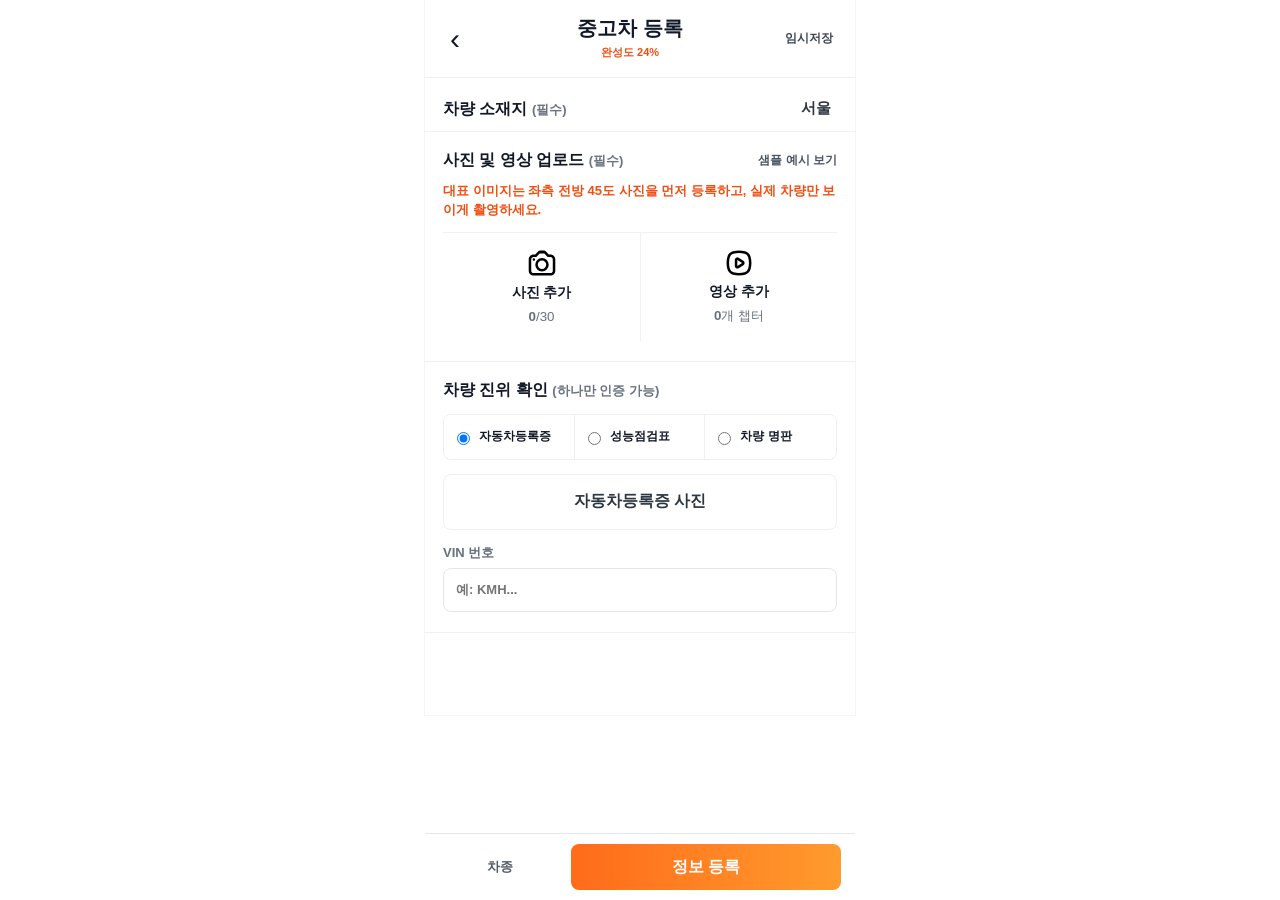
<file: index.html>
<!doctype html>
<html lang="ko">
  <head>
    <meta charset="UTF-8" />
    <meta name="viewport" content="width=device-width, initial-scale=1, viewport-fit=cover" />
    <meta
      name="description"
      content="보배드림 중고차 매물 등록용 모바일 숏폼 촬영 업로더 데모"
    />
    <title>보배드림 숏폼 촬영 업로더</title>
    <link rel="icon" href="data:," />
    <link rel="stylesheet" href="./styles.css" />
  </head>
  <body>
    <div class="app-shell">
      <header class="topbar original-topbar">
        <button class="icon-button" type="button" aria-label="뒤로가기">
          <span aria-hidden="true">‹</span>
        </button>
        <div class="title-stack">
          <h1>중고차 등록</h1>
          <p class="title-progress">완성도 <span id="completionRate">24</span>%</p>
        </div>
        <button class="draft-link" type="button" id="draftShortcut" aria-label="임시저장함">임시저장</button>
        <button type="button" id="resetDemo" hidden>초기화</button>
      </header>

      <main>
        <span id="progressFill" hidden></span>
        <span id="missingSummary" hidden></span>

        <section class="form-section original-field" aria-labelledby="cityTitle">
          <div class="section-title-row">
            <h2 id="cityTitle">차량 소재지 <small>(필수)</small></h2>
            <button class="field-value" type="button">서울</button>
          </div>
        </section>

        <section class="form-section upload-entry" aria-labelledby="uploadTitle">
          <div class="section-title-row">
            <h2 id="uploadTitle">사진 및 영상 업로드 <small>(필수)</small></h2>
            <button class="text-link" type="button" id="openRules">샘플 예시 보기</button>
          </div>
          <p class="guide-copy">대표 이미지는 좌측 전방 45도 사진을 먼저 등록하고, 실제 차량만 보이게 촬영하세요.</p>

          <div class="entry-actions">
            <button class="entry-card" type="button" data-open-capture="photo">
              <img src="./assets/camera.svg" alt="" />
              <span>사진 추가</span>
              <small><b id="photoCount">0</b>/30</small>
            </button>
            <button class="entry-card" type="button" data-open-capture="video">
              <img src="./assets/video.svg" alt="" />
              <span>영상 추가</span>
              <small><b id="videoCount">0</b>개 챕터</small>
            </button>
          </div>
        </section>

        <section class="form-section media-management" id="photoManagement" aria-labelledby="photoTemplateTitle" hidden>
          <div class="section-title-row">
            <div>
              <p class="eyebrow">등록 관리</p>
              <h2 id="photoTemplateTitle">등록된 사진</h2>
            </div>
            <span class="counter-pill" id="requiredPhotoCounter">0/30</span>
          </div>
          <div class="slot-grid" id="photoSlots"></div>
        </section>

        <section class="form-section media-management" id="videoManagement" aria-labelledby="videoTemplateTitle" hidden>
          <div class="section-title-row">
            <div>
              <p class="eyebrow">등록 관리</p>
              <h2 id="videoTemplateTitle">등록된 영상</h2>
            </div>
            <span class="counter-pill" id="videoChapterCounter">0개</span>
          </div>
          <div class="chapter-list" id="videoChapters"></div>
        </section>

        <section class="viewer-section" id="viewerSection" aria-labelledby="viewerTitle" hidden>
          <div class="section-title-row viewer-heading">
            <div>
              <p class="eyebrow">시청자 화면</p>
              <h2 id="viewerTitle">Cars24 스타일 챕터 뷰어</h2>
            </div>
            <button class="ghost-button" type="button" id="toggleMute">음소거</button>
          </div>

          <div class="viewer-layout">
            <div class="phone-viewer">
              <div class="viewer-video-wrap" id="viewerStage">
                <video id="viewerVideo" playsinline controls muted></video>
                <div class="viewer-placeholder" id="viewerPlaceholder">
                  <span class="play-dot"></span>
                  <strong>촬영된 챕터가 여기에 표시됩니다.</strong>
                  <small>아래 챕터를 눌러 확인하거나 새 영상을 등록하세요.</small>
                </div>
                <button class="floating-like" type="button" aria-label="찜">♡</button>
              </div>
              <nav class="viewer-tabs" id="viewerTabs" aria-label="영상 챕터"></nav>
            </div>

            <aside class="price-card">
              <span class="sale-strip">실매물 검수 데모</span>
              <h3>2020 현대 팰리세이드</h3>
              <p>캘리그래피 · 84,210 km · 자동 · 디젤</p>
              <dl>
                <div>
                  <dt>차량 가격</dt>
                  <dd>3,450만원</dd>
                </div>
                <div>
                  <dt>대표 이미지</dt>
                  <dd id="coverLabel">미지정</dd>
                </div>
              </dl>
              <button class="primary-button" type="button" data-open-capture="video">영상 보강</button>
            </aside>
          </div>
        </section>

        <section class="form-section verification-card" aria-labelledby="verifyTitle">
          <h2 id="verifyTitle">차량 진위 확인 <small>(하나만 인증 가능)</small></h2>
          <div class="radio-row" aria-label="진위 확인 방식">
            <label><input type="radio" name="verify" checked /> 자동차등록증</label>
            <label><input type="radio" name="verify" /> 성능점검표</label>
            <label><input type="radio" name="verify" /> 차량 명판</label>
          </div>
          <button class="document-upload" type="button" data-open-capture="photo">자동차등록증 사진</button>
          <label class="vin-field">
            <span>VIN 번호</span>
            <input type="text" placeholder="예: KMH..." />
          </label>
        </section>
      </main>

      <footer class="sticky-actions">
        <button class="secondary-button model-button" type="button" id="saveDraft">차종</button>
        <button class="primary-button" type="button" id="submitDemo">정보 등록</button>
      </footer>
    </div>

    <div class="capture-overlay" id="captureOverlay" aria-hidden="true">
      <div class="capture-screen" role="dialog" aria-modal="true" aria-labelledby="captureTitle">
        <div class="capture-top">
          <button class="capture-close" type="button" id="closeCapture" aria-label="닫기">×</button>
          <h2 id="captureTitle">사진 촬영</h2>
          <button class="flash-button" type="button" aria-label="플래시">ϟ</button>
        </div>

        <div class="target-pill" id="targetPill">좌측 전방 45도</div>

        <div class="camera-stage">
          <video id="cameraPreview" playsinline muted></video>
          <div class="camera-fallback" id="cameraFallback">
            <div class="focus-box"></div>
            <span id="cameraInstruction">차량 전체와 전면부가 함께 보이게 맞추세요.</span>
          </div>
          <div class="album-panel" id="albumPanel" aria-live="polite"></div>
        </div>

        <div class="capture-bottom">
          <div class="section-carousel" id="captureCarousel"></div>

          <div class="capture-tools">
            <button class="small-tool" type="button" id="plateMask">번호판 가림</button>
            <button class="capture-button" type="button" id="captureButton" aria-label="촬영"></button>
            <div class="count-done">
              <span id="captureCounter">0/30</span>
              <button class="done-button" type="button" id="doneCapture">완료</button>
            </div>
          </div>

          <div class="capture-tabs">
            <button class="capture-tab is-active" type="button" id="cameraTab">촬영</button>
            <button class="capture-tab" type="button" id="albumTab">앨범</button>
            <button class="capture-tab" type="button" id="liveCamera" hidden>미리보기</button>
          </div>
        </div>
      </div>
    </div>

    <dialog id="rulesDialog" class="rules-dialog">
      <h2>촬영 규칙</h2>
      <p>58닷컴 등록 화면에서 확인한 흐름을 기준으로, 필수 각도와 챕터를 빠짐없이 촬영합니다.</p>
      <ul>
        <li>좌측 전방 45도 사진을 대표 이미지로 먼저 등록합니다.</li>
        <li>번호판 가림은 촬영 도구에서 켜고 끌 수 있어야 합니다.</li>
        <li>영상은 자유형 1개 또는 챕터별 영상으로 등록할 수 있습니다.</li>
        <li>서버 업로드는 데모 범위에서 제외하고 브라우저 저장소에 임시저장합니다.</li>
      </ul>
      <button class="primary-button" type="button" id="closeRules">확인</button>
    </dialog>

    <input id="photoCameraInput" type="file" accept="image/*" capture="environment" hidden />
    <input id="photoAlbumInput" type="file" accept="image/*" multiple hidden />
    <input id="videoCameraInput" type="file" accept="video/*" capture="environment" hidden />
    <input id="videoAlbumInput" type="file" accept="video/*" hidden />

    <div class="toast" id="toast" role="status" aria-live="polite"></div>

    <script src="./app.js"></script>
  </body>
</html>
</file>
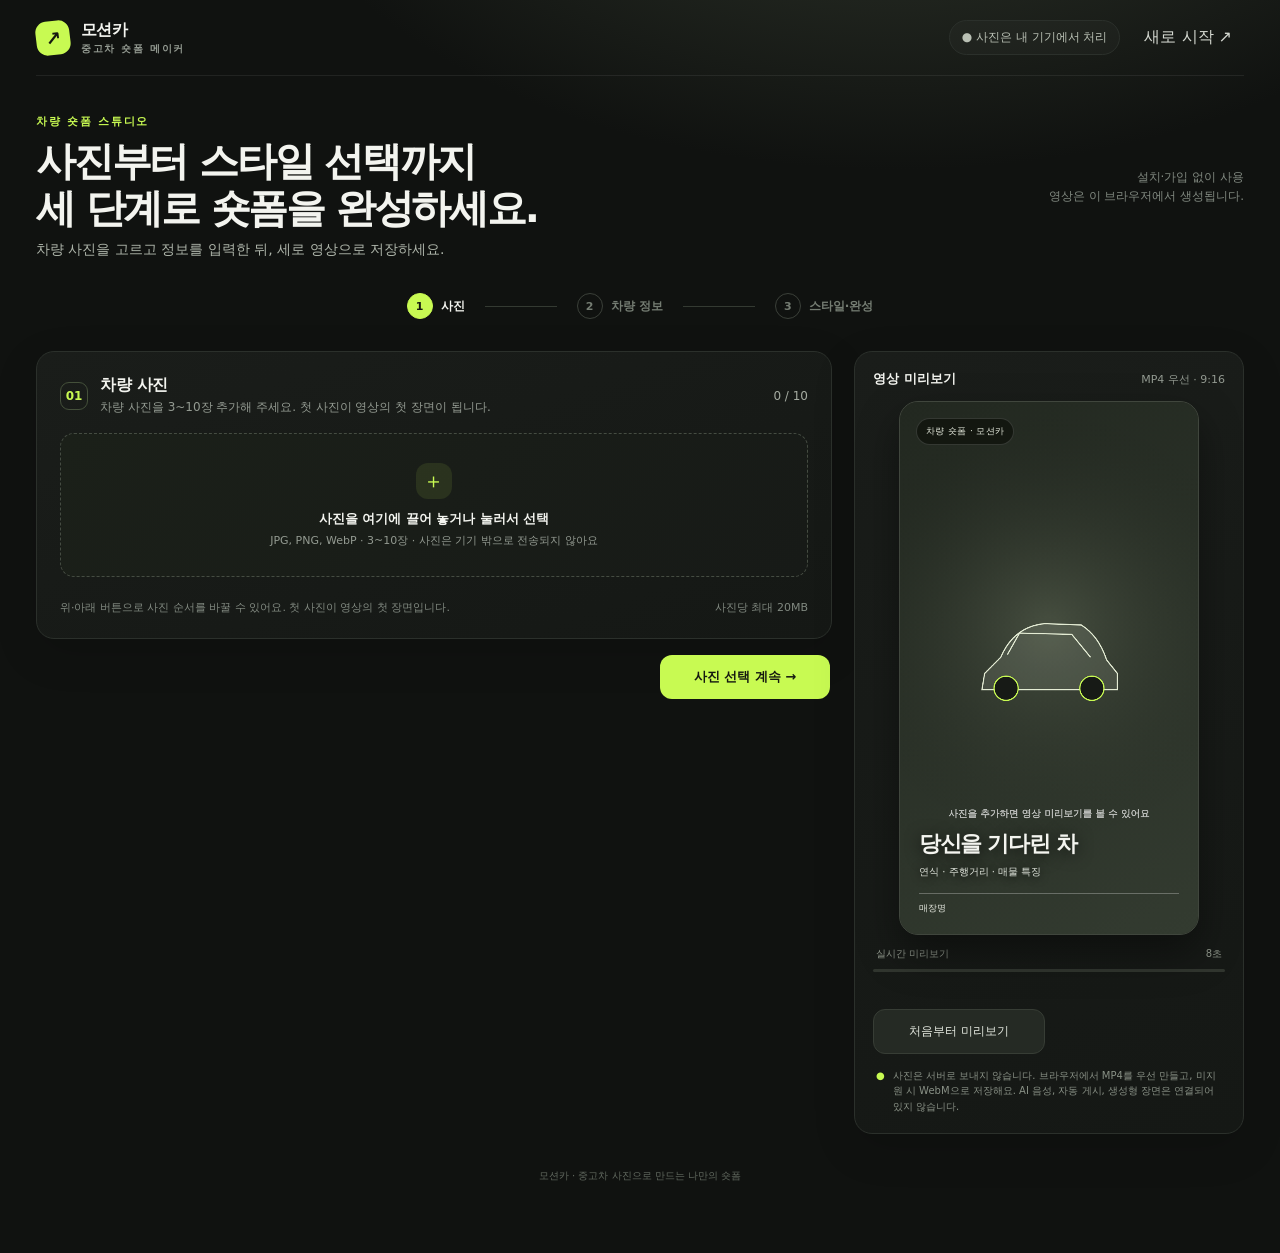
<file: reel-maker/index.html>
<!doctype html>
<html lang="ko">
<head>
  <meta charset="utf-8">
  <meta name="viewport" content="width=device-width,initial-scale=1">
  <meta name="theme-color" content="#101210">
  <meta name="description" content="중고차 사진을 세로형 숏폼 영상으로 만들어 보세요. 사진은 브라우저에서 처리됩니다.">
  <title>모션카 — 중고차 숏폼 메이커</title>
  <style>
    :root{color-scheme:dark;--bg:#101210;--panel:#171a17;--panel2:#1d211d;--line:#2b302b;--muted:#939a91;--text:#f3f4ef;--lime:#c8fa52;--lime-dark:#a6d735;--orange:#ffb35a;--danger:#ff786f;--radius:18px;font-family:Inter,Pretendard,"Apple SD Gothic Neo","Noto Sans KR",system-ui,sans-serif}
    *{box-sizing:border-box}[hidden]{display:none!important}body{margin:0;background:radial-gradient(1000px 600px at 70% -220px,#32392e 0%,transparent 65%),var(--bg);color:var(--text);min-height:100vh}button,input,select,textarea{font:inherit}button{cursor:pointer}button:focus-visible,input:focus-visible,select:focus-visible,textarea:focus-visible{outline:2px solid var(--lime);outline-offset:2px}.shell{max-width:1320px;margin:auto;padding:0 36px 70px}.topbar{height:76px;display:flex;align-items:center;justify-content:space-between;border-bottom:1px solid #ffffff12}.brand{display:flex;align-items:center;gap:11px;font-weight:800;letter-spacing:-.04em}.brand-mark{width:34px;height:34px;border-radius:11px;background:var(--lime);color:#161910;display:grid;place-items:center;font-size:19px;transform:rotate(-7deg)}.brand small{display:block;color:var(--muted);font-size:10px;letter-spacing:.17em;text-transform:uppercase;margin-top:1px}.top-actions{display:flex;align-items:center;gap:12px}.local-pill{border:1px solid var(--line);background:#ffffff06;border-radius:99px;padding:8px 12px;color:#b9c0b4;font-size:12px}.icon-button,.quiet-button,.primary-button,.upload-button,.remove-button,.mini-button{border:0}.quiet-button{background:transparent;color:#d4d8d0;padding:10px 12px}.page-head{display:flex;justify-content:space-between;align-items:end;gap:20px;padding:38px 0 26px}.eyebrow{color:var(--lime);font-weight:750;font-size:11px;letter-spacing:.16em;text-transform:uppercase}.page-head h1{font-size:clamp(27px,4vw,40px);line-height:1.18;letter-spacing:-.055em;margin:9px 0 9px}.page-head p{margin:0;color:#aeb5aa;font-size:14px}.credit-note{align-self:center;text-align:right;color:#818980;font-size:12px;line-height:1.6}.workspace{display:grid;grid-template-columns:minmax(0,1fr) 390px;gap:22px;align-items:start}.form-column{display:grid;gap:16px}.panel{background:linear-gradient(160deg,#1a1d1a,#151815);border:1px solid var(--line);border-radius:var(--radius);padding:23px;box-shadow:0 14px 44px #0002}.section-head{display:flex;align-items:center;gap:12px;margin-bottom:17px}.step{width:28px;height:28px;border:1px solid #44503a;border-radius:9px;display:grid;place-items:center;color:var(--lime);font-weight:800;font-size:12px}.section-head h2{font-size:16px;margin:0;letter-spacing:-.02em}.section-head p{margin:3px 0 0;color:var(--muted);font-size:12px}.section-head .count{margin-left:auto;font-size:12px;color:#a5aba1}.dropzone{position:relative;border:1px dashed #454c42;border-radius:14px;background:linear-gradient(135deg,#1b2019,#171a17);min-height:144px;display:flex;align-items:center;justify-content:center;text-align:center;padding:20px;transition:.18s}.dropzone:hover,.dropzone.dragging{border-color:var(--lime);background:#c8fa520a}.upload-icon{width:36px;height:36px;border-radius:12px;background:#c8fa5218;color:var(--lime);display:grid;place-items:center;font-size:21px;margin:0 auto 9px}.dropzone strong{font-size:13px}.dropzone span{display:block;color:var(--muted);font-size:11px;margin-top:5px}.upload-button{position:absolute;inset:0;width:100%;height:100%;opacity:0;cursor:pointer}.photo-grid{display:grid;grid-template-columns:repeat(5,minmax(0,1fr));gap:9px;margin-top:12px}.photo-card{position:relative;aspect-ratio:1;border-radius:12px;overflow:hidden;border:1px solid #ffffff18;background:#262a25}.photo-card img{width:100%;height:100%;object-fit:cover;display:block} .photo-index{position:absolute;left:7px;top:7px;background:#0b0d0bbd;border:1px solid #ffffff25;border-radius:7px;padding:3px 6px;font-size:10px}.photo-order{position:absolute;left:6px;right:6px;bottom:6px;display:flex;justify-content:space-between}.photo-order button{border:1px solid #ffffff2c;border-radius:7px;background:#0b0d0bcf;color:#fff;width:25px;height:23px}.photo-order button:disabled{opacity:.35}.remove-button{position:absolute;right:6px;top:6px;background:#0b0d0bce;color:#fff;border:1px solid #ffffff25;border-radius:7px;width:24px;height:24px;font-size:13px}.photo-foot{display:flex;justify-content:space-between;gap:10px;color:#818980;font-size:11px;margin-top:11px}.form-grid{display:grid;grid-template-columns:1fr 1fr;gap:13px}.field{display:grid;gap:7px}.field.full{grid-column:1/-1}.field label{font-size:12px;color:#b6bdb2}.field input,.field select,.field textarea{width:100%;border:1px solid #353b34;border-radius:10px;background:#111411;color:var(--text);padding:11px 12px;min-height:42px}.field input::placeholder,.field textarea::placeholder{color:#697068}.field textarea{resize:vertical;min-height:74px}.field-hint{font-size:10px;color:#747c72;margin-top:-3px}.style-grid{display:grid;grid-template-columns:repeat(3,minmax(0,1fr));gap:9px}.style-card{position:relative;display:flex;align-items:center;gap:10px;text-align:left;color:#dce0d8;background:#141714;border:1px solid #30362e;border-radius:12px;padding:11px 10px;min-height:62px;transition:.15s}.style-card:hover{border-color:#656e5e}.style-card.active{border-color:var(--lime);background:#c8fa520d;box-shadow:0 0 0 1px #c8fa522e inset}.style-glyph{width:32px;height:32px;border-radius:10px;display:grid;place-items:center;background:linear-gradient(145deg,#3a4730,#20261d);font-size:17px;flex:none}.style-card b{font-size:12px;display:block}.style-card small{font-size:10px;color:#8e968a;display:block;margin-top:3px}.style-card .check{position:absolute;right:8px;top:7px;color:var(--lime);font-size:12px;display:none}.style-card.active .check{display:block}.option-row{display:flex;gap:8px}.option-button{flex:1;border:1px solid #353b34;border-radius:10px;background:#111411;color:#b9c0b5;padding:10px 8px;font-size:12px;transition:.15s}.option-button.active{border-color:var(--lime);color:var(--lime);background:#c8fa520c}.sub-label{font-size:11px;color:#9fa69b;margin:17px 0 8px}.sub-label:first-child{margin-top:0}.checkrow{display:flex;align-items:center;gap:9px;color:#c4cbc0;font-size:12px;margin-top:14px}.checkrow input{accent-color:var(--lime);width:15px;height:15px}.preview-column{position:sticky;top:18px}.preview-panel{padding:18px}.preview-top{display:flex;align-items:center;justify-content:space-between;margin-bottom:13px}.preview-top b{font-size:13px}.preview-top span{color:#939a91;font-size:11px}.preview-wrap{position:relative;width:min(100%,300px);margin:0 auto;aspect-ratio:9/16;border-radius:19px;overflow:hidden;background:#252921;border:1px solid #40463d;box-shadow:0 18px 42px #0006}.preview-wrap canvas{width:100%;height:100%;display:block}#finalVideo{position:absolute;inset:0;width:100%;height:100%;object-fit:contain;background:#000}.preview-overlay{position:absolute;inset:0;pointer-events:none;display:flex;flex-direction:column;justify-content:space-between;padding:16px}.preview-badge{align-self:flex-start;background:#10130dcc;border:1px solid #ffffff24;border-radius:99px;padding:6px 9px;font-size:9px;letter-spacing:.04em;color:#e4e9dc}.preview-footer{padding:0 3px 3px}.preview-hook{font-size:22px;font-weight:850;letter-spacing:-.06em;line-height:1.15;text-shadow:0 2px 16px #000b;max-width:95%}.preview-meta{margin-top:8px;font-size:10px;color:#e1e6dd;text-shadow:0 1px 10px #000}.preview-price{margin-top:7px;color:var(--lime);font-weight:850;font-size:16px;text-shadow:0 1px 10px #000}.preview-dealer{margin-top:14px;border-top:1px solid #ffffff45;padding-top:8px;font-size:9px;color:#e6e9e0;display:flex;justify-content:space-between}.preview-caption{display:flex;justify-content:space-between;align-items:center;color:#8f968b;font-size:10px;padding:12px 3px 0}.render-progress{height:3px;background:#31362f;border-radius:99px;margin-top:8px;overflow:hidden}.render-progress i{display:block;width:0;height:100%;background:var(--lime);transition:width .2s}.preview-controls{display:grid;grid-template-columns:1fr 1fr;gap:9px;margin-top:15px}.primary-button{background:var(--lime);color:#141810;font-weight:850;border-radius:12px;padding:13px 15px;font-size:13px;transition:transform .15s,background .15s}.primary-button:hover{background:#d5ff72;transform:translateY(-1px)}.primary-button:disabled{opacity:.55;cursor:wait;transform:none}.secondary-button{background:#252a24;color:#e4e8df;border:1px solid #373d35;border-radius:12px;padding:13px 12px;font-size:12px}.privacy-note{display:flex;gap:8px;align-items:flex-start;color:#899186;font-size:10px;line-height:1.55;padding:14px 3px 1px}.privacy-note i{color:var(--lime);font-style:normal}.toast{position:fixed;left:50%;bottom:24px;transform:translate(-50%,20px);opacity:0;pointer-events:none;background:#252a23;border:1px solid #59634d;color:#edf1e7;border-radius:12px;padding:11px 15px;font-size:12px;box-shadow:0 8px 28px #0007;transition:.2s;z-index:5}.toast.show{opacity:1;transform:translate(-50%,0)}.progress-label{color:#a6b09e;font-size:10px;margin-top:7px;min-height:15px}.wizard-stepper{display:flex;align-items:center;justify-content:center;gap:10px;padding:0 0 24px}.wizard-step{display:flex;align-items:center;gap:8px;background:none;border:0;color:#747c72;font-size:12px;font-weight:650;padding:8px 10px}.wizard-step span{white-space:nowrap}.wizard-step .wizard-num{width:26px;height:26px;border:1px solid #3b4039;border-radius:50%;display:grid;place-items:center;font-size:11px}.wizard-step.active{color:#f3f4ef}.wizard-step.active .wizard-num{background:var(--lime);border-color:var(--lime);color:#141810}.wizard-step.done .wizard-num{border-color:#829d4c;color:var(--lime)}.wizard-line{height:1px;width:min(9vw,72px);background:#343a32}.wizard-nav{display:flex;justify-content:space-between;gap:12px;padding:0 2px}.wizard-nav .primary-button{min-width:170px}.wizard-back{background:transparent;border:1px solid var(--line);border-radius:12px;color:#d3d8ce;padding:12px 18px;font-size:13px}.wizard-nav .spacer{flex:1}.footer-note{text-align:center;color:#626a60;font-size:10px;margin-top:35px}
    @media(max-width:980px){.workspace{grid-template-columns:minmax(0,1fr) 330px;gap:14px}.shell{padding-left:22px;padding-right:22px}.panel{padding:19px}.style-grid{grid-template-columns:repeat(2,minmax(0,1fr))}.photo-grid{grid-template-columns:repeat(4,minmax(0,1fr))}}
    @media(max-width:760px){.shell{padding:0 14px 45px}.topbar{height:62px}.local-pill{font-size:10px}.quiet-button{font-size:12px}.page-head{padding:27px 0 20px;align-items:start}.credit-note{display:none}.workspace{grid-template-columns:1fr}.preview-column{position:relative;top:auto;grid-row:1}.preview-panel{padding:14px}.preview-wrap{width:min(58vw,250px)}.preview-controls{grid-template-columns:1fr 1fr}.form-column{grid-row:2}.panel{padding:18px}.photo-grid{grid-template-columns:repeat(4,minmax(0,1fr))}}
    @media(max-width:440px){.page-head h1{font-size:27px}.section-head{margin-bottom:14px}.form-grid{gap:10px}.style-grid{gap:7px}.style-card{padding:9px 8px;gap:7px}.style-glyph{width:28px;height:28px}.photo-grid{grid-template-columns:repeat(3,minmax(0,1fr))}.preview-wrap{width:min(65vw,230px)}}
  </style>
</head>
<body>
  <div class="shell">
    <header class="topbar">
      <div class="brand"><div class="brand-mark" aria-hidden="true">↗</div><div>모션카<small>중고차 숏폼 메이커</small></div></div>
      <div class="top-actions"><span class="local-pill">● 사진은 내 기기에서 처리</span><button class="quiet-button" id="resetBtn" type="button">새로 시작 ↗</button></div>
    </header>
    <main>
      <div class="page-head"><div><div class="eyebrow">차량 숏폼 스튜디오</div><h1>사진부터 스타일 선택까지<br>세 단계로 숏폼을 완성하세요.</h1><p>차량 사진을 고르고 정보를 입력한 뒤, 세로 영상으로 저장하세요.</p></div><div class="credit-note">설치·가입 없이 사용<br>영상은 이 브라우저에서 생성됩니다.</div></div>
      <div class="wizard-stepper" id="wizardStepper" aria-label="제작 단계"><button class="wizard-step active" type="button" data-wizard-step="0"><span class="wizard-num">1</span><span>사진</span></button><i class="wizard-line"></i><button class="wizard-step" type="button" data-wizard-step="1"><span class="wizard-num">2</span><span>차량 정보</span></button><i class="wizard-line"></i><button class="wizard-step" type="button" data-wizard-step="2"><span class="wizard-num">3</span><span>스타일·완성</span></button></div><div class="workspace">
        <div class="form-column">
          <section class="panel" id="photosPanel" aria-labelledby="photosTitle">
            <div class="section-head"><span class="step">01</span><div><h2 id="photosTitle">차량 사진</h2><p>차량 사진을 3~10장 추가해 주세요. 첫 사진이 영상의 첫 장면이 됩니다.</p></div><span class="count" id="photoCount">0 / 10</span></div>
            <div class="dropzone" id="dropzone"><div><div class="upload-icon">＋</div><strong>사진을 여기에 끌어 놓거나 눌러서 선택</strong><span>JPG, PNG, WebP · 3~10장 · 사진은 기기 밖으로 전송되지 않아요</span></div><input class="upload-button" id="photoInput" type="file" accept="image/jpeg,image/png,image/webp" multiple aria-label="차량 사진 선택"></div>
            <div class="photo-grid" id="photoGrid" aria-live="polite"></div>
            <div class="photo-foot"><span>위·아래 버튼으로 사진 순서를 바꿀 수 있어요. 첫 사진이 영상의 첫 장면입니다.</span><span>사진당 최대 20MB</span></div>
          </section>
          <section class="panel" id="settingsPanel" aria-labelledby="settingsTitle">
            <div class="section-head"><span class="step">03</span><div><h2 id="settingsTitle">스타일과 마무리</h2><p>차량에 맞는 분위기와 영상 끝 카드를 고르세요.</p></div></div>
            <div class="style-grid" id="styleGrid">
              <button class="style-card active" data-style="studio" type="button"><span class="style-glyph">◉</span><span><b>스튜디오</b><small>깔끔하고 선명하게</small></span><span class="check">✓</span></button>
              <button class="style-card" data-style="golden" type="button"><span class="style-glyph">☼</span><span><b>골든아워</b><small>따뜻한 노을 느낌</small></span><span class="check">✓</span></button>
              <button class="style-card" data-style="night" type="button"><span class="style-glyph">☾</span><span><b>시티 나이트</b><small>도시의 세련된 밤</small></span><span class="check">✓</span></button>
              
            </div>
            <div class="sub-label">화면 비율</div><div class="option-row" id="ratioOptions"><button class="option-button active" data-value="9:16" type="button">세로 9:16</button><button class="option-button" data-value="4:5" type="button">피드 4:5</button><button class="option-button" data-value="1:1" type="button">정사각 1:1</button><button class="option-button" data-value="16:9" type="button">가로 16:9</button></div>
            <div class="sub-label">영상 길이</div><div class="option-row" id="durationOptions"><button class="option-button active" data-value="8" type="button">8초</button><button class="option-button" data-value="12" type="button">12초</button><button class="option-button" data-value="20" type="button">20초</button></div>
            <label class="checkrow"><input id="endCard" type="checkbox" checked> 마지막에 매장 정보 카드 넣기</label>
          </section>
          <section class="panel" id="detailsPanel" aria-labelledby="detailsTitle">
            <div class="section-head"><span class="step">02</span><div><h2 id="detailsTitle">차량 정보와 문구</h2><p>차량의 핵심 정보를 입력하고 영상에 표시할 문구를 정하세요.</p></div></div>
            <div class="form-grid">
              <div class="field full"><label for="carName">차량명</label><input id="carName" maxlength="48" placeholder="예: 현대 아반떼 1.6 인스퍼레이션"></div>
              <div class="field"><label for="year">연식</label><input id="year" inputmode="numeric" maxlength="4" placeholder="2022"></div>
              <div class="field"><label for="mileage">주행거리</label><input id="mileage" inputmode="numeric" placeholder="34,000 km"></div>
              <div class="field"><label for="price">판매 가격</label><input id="price" placeholder="2,350만 원"></div>
              <div class="field"><label for="stock">매물 번호</label><input id="stock" maxlength="24" placeholder="예: A-24018"></div>
              <div class="field full"><label for="hook">첫 화면 문구</label><input id="hook" maxlength="42" placeholder="예: 지금 만나볼 특별한 아반떼"></div>
              <div class="field"><label for="dealer">매장명</label><input id="dealer" maxlength="32" placeholder="매장명을 입력하세요"></div>
              <div class="field"><label for="phone">연락처</label><input id="phone" inputmode="tel" maxlength="24" placeholder="010-1234-5678"></div>
              <div class="field full"><label for="extra">추가 문구 <span style="color:#7f877c">(선택)</span></label><textarea id="extra" maxlength="80" placeholder="무사고 · 1인 소유 · 정비 완료 등"></textarea><span class="field-hint">확인된 정보만 입력해 주세요. 가격·주행거리는 직접 입력한 값 그대로 표시됩니다.</span></div>
            </div>
          </section>
          <div class="wizard-nav" id="wizardActions"><button class="wizard-back" id="backStep" type="button" hidden>← 이전</button><span class="spacer"></span><button class="primary-button" id="nextStep" type="button">사진 선택 계속 →</button></div>
        </div>
        <aside class="preview-column">
          <section class="panel preview-panel" aria-label="영상 미리보기">
            <div class="preview-top"><b>영상 미리보기</b><span id="previewRatio">MP4 우선 · 9:16</span></div>
            <div class="preview-wrap" id="previewWrap"><canvas id="previewCanvas" aria-label="차량 영상 미리보기"></canvas><video id="finalVideo" controls playsinline hidden></video><div class="preview-overlay" id="previewOverlay"><span class="preview-badge">차량 숏폼 · 모션카</span><div class="preview-footer"><div class="preview-hook" id="previewHook">당신을 기다린 차</div><div class="preview-meta" id="previewMeta">차량 사진을 추가하면<br>미리보기가 시작돼요.</div><div class="preview-price" id="previewPrice"></div><div class="preview-dealer"><span id="previewDealer">매장명</span><span id="previewPhone"></span></div></div></div></div>
            <div class="preview-caption"><span id="previewState">미리보기 준비 완료</span><span id="previewDuration">8초</span></div><div class="render-progress"><i id="progressBar"></i></div><div class="progress-label" id="progressLabel" aria-live="polite"></div>
            <div class="preview-controls"><button class="primary-button" id="createBtn" type="button" hidden>MP4 영상 만들기 ↓</button><button class="secondary-button" id="previewBtn" type="button">처음부터 미리보기</button></div>
            <div class="privacy-note"><i>●</i><span>사진은 서버로 보내지 않습니다. 브라우저에서 MP4를 우선 만들고, 미지원 시 WebM으로 저장해요. AI 음성, 자동 게시, 생성형 장면은 연결되어 있지 않습니다.</span></div>
          </section>
        </aside>
      </div>
    </main>
    <div class="footer-note">모션카 · 중고차 사진으로 만드는 나만의 숏폼</div>
  </div>
  <div class="toast" id="toast" role="status" aria-live="polite"></div>
  <script>
  (()=>{
    const MAX_FILES=10,MIN_FILES=3,MAX_SIZE=20*1024*1024;
    const state={photos:[],style:'studio',ratio:'9:16',duration:8,rendering:false,raf:0,startedAt:performance.now()};
    const $=s=>document.querySelector(s), canvas=$('#previewCanvas'),ctx=canvas.getContext('2d',{alpha:false});
    const themes={studio:{top:'#222820',bottom:'#333b30',glow:'#d6e4bb'},golden:{top:'#45301f',bottom:'#8b5732',glow:'#ffd089'},night:{top:'#111728',bottom:'#252f47',glow:'#97baff'},sport:{top:'#251e20',bottom:'#542e2e',glow:'#ff8274'},nature:{top:'#172c28',bottom:'#375044',glow:'#a7dcb5'},minimal:{top:'#242622',bottom:'#484a40',glow:'#eeeece'}};
    const ratioMap={'9:16':[720,1280],'4:5':[864,1080],'1:1':[1080,1080],'16:9':[1280,720]};
    function text(id){return document.getElementById(id).value.trim()}
    function fmtPrice(value){return value?value:''}
    function setCanvasSize(){const d=ratioMap[state.ratio];canvas.width=d[0];canvas.height=d[1];$('#previewWrap').style.aspectRatio=state.ratio.replace(':',' / ');$('#previewRatio').textContent='MP4 우선 · '+state.ratio;drawPreview()}
    function cover(img,x,y,w,h,zoom=1){const iw=img.naturalWidth||img.width,ih=img.naturalHeight||img.height;if(!iw||!ih)return;const scale=Math.max(w/iw,h/ih)*zoom,sw=w/scale,sh=h/scale,sx=(iw-sw)/2,sy=(ih-sh)/2;ctx.drawImage(img,sx,sy,sw,sh,x,y,w,h)}
    function drawBackdrop(){const g=ctx.createLinearGradient(0,0,canvas.width,canvas.height),t=themes[state.style];g.addColorStop(0,t.top);g.addColorStop(1,t.bottom);ctx.fillStyle=g;ctx.fillRect(0,0,canvas.width,canvas.height);const glow=ctx.createRadialGradient(canvas.width*.5,canvas.height*.42,20,canvas.width*.5,canvas.height*.42,canvas.width*.75);glow.addColorStop(0,t.glow+'28');glow.addColorStop(1,'#00000000');ctx.fillStyle=glow;ctx.fillRect(0,0,canvas.width,canvas.height)}
    function drawCarGlyph(){const w=canvas.width,h=canvas.height,cx=w*.5,cy=h*.49,s=Math.min(w,h)*.45;ctx.save();ctx.translate(cx,cy);ctx.fillStyle='#d8dfd01d';ctx.strokeStyle='#e4ecd4';ctx.lineWidth=Math.max(2,s*.009);ctx.beginPath();ctx.moveTo(-s*.48,s*.08);ctx.lineTo(-s*.36,-s*.04);ctx.quadraticCurveTo(-s*.26,-s*.27,-s*.03,-s*.29);ctx.lineTo(s*.24,-s*.28);ctx.quadraticCurveTo(s*.37,-s*.2,s*.43,-s*.02);ctx.lineTo(s*.51,s*.08);ctx.lineTo(s*.51,s*.2);ctx.lineTo(-s*.5,s*.2);ctx.closePath();ctx.fill();ctx.stroke();ctx.beginPath();ctx.moveTo(-s*.31,-s*.06);ctx.lineTo(-s*.22,-s*.22);ctx.lineTo(s*.17,-s*.21);ctx.lineTo(s*.31,-s*.04);ctx.stroke();for(const x of [-.32,.32]){ctx.beginPath();ctx.arc(s*x,s*.19,s*.09,0,Math.PI*2);ctx.fillStyle='#171a16';ctx.fill();ctx.strokeStyle='#c8fa52';ctx.stroke()}ctx.restore();ctx.fillStyle='#ffffffaa';ctx.font=`600 ${Math.round(Math.min(w,h)*.032)}px system-ui`;ctx.textAlign='center';ctx.fillText('사진을 추가하면 영상 미리보기를 볼 수 있어요',w/2,canvas.height*.78)}
    function drawPreview(){if(!ctx)return;drawBackdrop();if(!state.photos.length){drawCarGlyph();return}const now=performance.now(),index=Math.floor(now/2700)%state.photos.length,img=state.photos[index].img;const zoom=1.015+Math.sin(now/2600)*.035;ctx.save();cover(img,canvas.width*.04,canvas.height*.14,canvas.width*.92,canvas.height*.66,zoom);ctx.fillStyle='#11150d20';ctx.fillRect(canvas.width*.04,canvas.height*.14,canvas.width*.92,canvas.height*.66);ctx.restore();const fade=ctx.createLinearGradient(0,canvas.height*.59,0,canvas.height);fade.addColorStop(0,'#10130a00');fade.addColorStop(.52,'#10130ab3');fade.addColorStop(1,'#10130af2');ctx.fillStyle=fade;ctx.fillRect(0,0,canvas.width,canvas.height);ctx.fillStyle=themes[state.style].glow;ctx.fillRect(canvas.width*.08,canvas.height*.81,canvas.width*.11,Math.max(3,canvas.height*.005));window.cancelAnimationFrame(state.raf);state.raf=window.requestAnimationFrame(drawPreview)}
    function updateOverlay(){const name=text('carName')||'당신을 기다린 차';$('#previewHook').textContent=text('hook')||name;const meta=[text('year'),text('mileage'),text('extra')].filter(Boolean);$('#previewMeta').innerHTML=meta.length?meta.map(escapeHTML).join(' · '):'연식 · 주행거리 · 매물 특징';$('#previewPrice').textContent=fmtPrice(text('price'));$('#previewDealer').textContent=text('dealer')||'매장명';$('#previewPhone').textContent=text('phone');$('#previewDuration').textContent=state.duration+'초';drawPreview()}
    function escapeHTML(v){return v.replace(/[&<>"']/g,c=>({'&':'&amp;','<':'&lt;','>':'&gt;','"':'&quot;',"'":'&#39;'}[c]))}
    function toast(message){const el=$('#toast');el.textContent=message;el.classList.add('show');clearTimeout(toast.timer);toast.timer=setTimeout(()=>el.classList.remove('show'),2600)}
    function renderPhotos(){const grid=$('#photoGrid');grid.replaceChildren();state.photos.forEach((p,i)=>{const card=document.createElement('div');card.className='photo-card';const img=document.createElement('img');img.src=p.url;img.alt=`차량 사진 ${i+1}`;img.loading='lazy';const num=document.createElement('span');num.className='photo-index';num.textContent=i===0?'첫 장면':String(i+1).padStart(2,'0');const del=document.createElement('button');del.className='remove-button';del.type='button';del.title=`사진 ${i+1} 삭제`;del.setAttribute('aria-label',`사진 ${i+1} 삭제`);del.textContent='×';del.addEventListener('click',()=>{URL.revokeObjectURL(state.photos[i].url);state.photos.splice(i,1);renderPhotos();updateOverlay()});const order=document.createElement('div');order.className='photo-order';const up=document.createElement('button');up.type='button';up.textContent='↑';up.disabled=i===0;up.setAttribute('aria-label',`사진 ${i+1} 위로 이동`);up.addEventListener('click',()=>{[state.photos[i-1],state.photos[i]]=[state.photos[i],state.photos[i-1]];renderPhotos()});const down=document.createElement('button');down.type='button';down.textContent='↓';down.disabled=i===state.photos.length-1;down.setAttribute('aria-label',`사진 ${i+1} 아래로 이동`);down.addEventListener('click',()=>{[state.photos[i+1],state.photos[i]]=[state.photos[i],state.photos[i+1]];renderPhotos()});order.append(up,down);card.append(img,num,del,order);grid.append(card)});$('#photoCount').textContent=`${state.photos.length} / ${MAX_FILES}`;updateOverlay()}
    function addFiles(files){const candidates=[...files].filter(f=>f.type.startsWith('image/'));if(candidates.length!==files.length)toast('이미지 파일만 추가할 수 있어요.');for(const f of candidates){if(state.photos.length>=MAX_FILES){toast('사진은 최대 10장까지 추가할 수 있어요.');break}if(f.size>MAX_SIZE){toast(`${f.name}: 20MB 이하의 사진을 선택해 주세요.`);continue}const url=URL.createObjectURL(f),img=new Image();img.onload=()=>{state.photos.push({file:f,url,img});renderPhotos()};img.onerror=()=>{URL.revokeObjectURL(url);toast('열 수 없는 사진입니다. 다른 파일을 선택해 주세요.')};img.src=url}}
    function drawVideoFrame(timeSeconds,totalSeconds){const n=state.photos.length,withEnd=$('#endCard').checked&&text('dealer'),end=withEnd&&timeSeconds>totalSeconds-.9;drawBackdrop();if(end){const t=themes[state.style];ctx.fillStyle=t.glow;ctx.font=`800 ${canvas.width*.07}px system-ui`;ctx.textAlign='center';ctx.fillText(text('dealer')||'문의하기',canvas.width/2,canvas.height*.43);ctx.fillStyle='#f4f5ee';ctx.font=`700 ${canvas.width*.052}px system-ui`;ctx.fillText(text('carName')||'차량 상담 안내',canvas.width/2,canvas.height*.51);ctx.fillStyle='#c9d0c1';ctx.font=`500 ${canvas.width*.036}px system-ui`;ctx.fillText(text('phone')||'편하게 문의해 주세요',canvas.width/2,canvas.height*.58);ctx.fillStyle='#c8fa52';ctx.font=`800 ${canvas.width*.035}px system-ui`;ctx.fillText(text('price'),canvas.width/2,canvas.height*.66);return}
      const contentDuration=withEnd?totalSeconds-.9:totalSeconds,per=contentDuration/n,slide=Math.min(n-1,Math.floor(timeSeconds/per)),local=Math.max(0,(timeSeconds-slide*per)/per),p=state.photos[slide];if(p){const pad=canvas.width*.04,top=canvas.height*.1,bottom=canvas.height*.76;const zoom=1+local*.07,offset=Math.sin(local*Math.PI)*canvas.width*.025;cover(p.img,pad+offset,top,canvas.width-pad*2,bottom-top,zoom)}const fade=ctx.createLinearGradient(0,canvas.height*.53,0,canvas.height);fade.addColorStop(0,'#10130a00');fade.addColorStop(.5,'#10130ab8');fade.addColorStop(1,'#10130af7');ctx.fillStyle=fade;ctx.fillRect(0,canvas.height*.5,canvas.width,canvas.height*.5);ctx.textAlign='left';const left=canvas.width*.09,base=canvas.height*.81,scale=canvas.width/720;ctx.fillStyle='#fff';ctx.font=`700 ${28*scale}px system-ui`;wrapCanvasText(text('hook')||text('carName')||'오늘의 추천 차량',left,base,canvas.width*.8,34*scale);let y=base+54*scale;ctx.fillStyle='#dfe5d9';ctx.font=`500 ${15*scale}px system-ui`;const meta=[text('year'),text('mileage'),text('stock')&&`매물 ${text('stock')}`].filter(Boolean).join('  ·  ');if(meta){ctx.fillText(meta,left,y);y+=28*scale}if(text('price')){ctx.fillStyle='#c8fa52';ctx.font=`800 ${22*scale}px system-ui`;ctx.fillText(text('price'),left,y);y+=31*scale}if(text('extra')){ctx.fillStyle='#f0f3eb';ctx.font=`500 ${14*scale}px system-ui`;wrapCanvasText(text('extra'),left,y,canvas.width*.82,19*scale)}ctx.fillStyle='#ffffffb8';ctx.font=`500 ${12*scale}px system-ui`;ctx.fillText(text('dealer')||'모션카',left,canvas.height*.95);ctx.textAlign='right';ctx.fillText(`${String(slide+1).padStart(2,'0')} / ${String(n).padStart(2,'0')}`,canvas.width-left,canvas.height*.95)}
    function wrapCanvasText(value,x,y,maxWidth,lineHeight){let line='';for(const word of value){const next=line+word;if(ctx.measureText(next).width>maxWidth&&line){ctx.fillText(line,x,y);line=word;y+=lineHeight}else line=next}if(line)ctx.fillText(line,x,y)}
    let resultUrl='';
    function saveBlob(blob,extension){const a=document.createElement('a'),url=URL.createObjectURL(blob);a.href=url;a.download='motioncar-'+new Date().toISOString().slice(0,10)+'.'+extension;document.body.append(a);a.click();a.remove();setTimeout(()=>URL.revokeObjectURL(url),60000)}
    async function renderMp4(){
      const {Output,BufferTarget,CanvasSource,Mp4OutputFormat,Quality}=await import('https://cdn.jsdelivr.net/npm/mediabunny@1.65.0/+esm');
      const target=new BufferTarget();
      const output=new Output({format:new Mp4OutputFormat({fastStart:'in-memory'}),target});
      const source=new CanvasSource(canvas,{codec:'avc',quality:new Quality({bitrate:5000000}),latencyMode:'quality',keyFrameInterval:2});
      output.addVideoTrack(source);
      await output.start();
      const frames=Math.round(state.duration*30);
      try{
        for(let i=0;i<frames;i++){
          const seconds=i/30;
          drawVideoFrame(seconds,state.duration);
          await source.add(seconds,1/30,{keyFrame:i%60===0});
          if(i%3===0){$('#progressBar').style.width=Math.round((i+1)/frames*100)+'%';$('#progressLabel').textContent='MP4 영상 인코딩 중… '+Math.round((i+1)/frames*100)+'%';await new Promise(requestAnimationFrame)}
        }
        source.close();
        await output.finalize();
        if(!target.buffer||target.buffer.byteLength<1000)throw new Error('MP4 영상 파일을 만들지 못했어요.');
        return new Blob([target.buffer],{type:'video/mp4'});
      }catch(error){try{source.close();await output.cancel()}catch{}throw error}
    }
    async function renderWebmFallback(){
      if(!window.MediaRecorder||!canvas.captureStream)throw new Error('이 브라우저에서는 영상 내보내기를 지원하지 않아요. Chrome 또는 Edge를 사용해 주세요.');
      const stream=canvas.captureStream(30),parts=[];
      let mime='video/webm;codecs=vp9';if(!MediaRecorder.isTypeSupported(mime))mime='video/webm;codecs=vp8';if(!MediaRecorder.isTypeSupported(mime))mime='video/webm';
      const options={videoBitsPerSecond:5000000};if(MediaRecorder.isTypeSupported(mime))options.mimeType=mime;
      const recorder=new MediaRecorder(stream,options);
      recorder.ondataavailable=e=>{if(e.data&&e.data.size)parts.push(e.data)};
      const stopped=new Promise((resolve,reject)=>{recorder.onstop=resolve;recorder.onerror=()=>reject(new Error('WebM 인코딩에 실패했어요.'))});
      recorder.start(200);
      const started=performance.now(),duration=state.duration*1000;
      await new Promise(resolve=>{const tick=now=>{const elapsed=now-started,sec=Math.min(state.duration,elapsed/1000);drawVideoFrame(sec,state.duration);$('#progressBar').style.width=Math.min(100,elapsed/duration*100)+'%';if(elapsed>=duration){recorder.stop();resolve()}else requestAnimationFrame(tick)};requestAnimationFrame(tick)});
      await stopped;stream.getTracks().forEach(t=>t.stop());
      return new Blob(parts,{type:recorder.mimeType||'video/webm'});
    }
    async function createVideo(){
      if(state.photos.length<MIN_FILES){toast('영상 제작에는 사진 '+MIN_FILES+'장이 필요해요.');wizardStep=0;renderWizard();$('#photoInput').focus();return}
      if(state.rendering)return;
      state.rendering=true;$('#createBtn').disabled=true;$('#createBtn').textContent='영상 만드는 중…';$('#previewState').textContent='영상 생성 중';$('#progressLabel').textContent='MP4 인코더를 불러오는 중…';$('#progressBar').style.width='0%';
      setCanvasSize();window.cancelAnimationFrame(state.raf);state.raf=0;
      try{
        let blob,extension='mp4',fallback=false;
        try{blob=await renderMp4()}
        catch(error){console.warn('MP4 인코딩 실패, WebM으로 전환합니다.',error);fallback=true;$('#progressLabel').textContent='MP4 인코더를 사용할 수 없어 WebM으로 만들고 있어요…';blob=await renderWebmFallback();extension='webm'}
        if(resultUrl)URL.revokeObjectURL(resultUrl);
        resultUrl=URL.createObjectURL(blob);
        const video=$('#finalVideo');video.src=resultUrl;video.hidden=false;video.load();canvas.hidden=true;$('#previewOverlay').hidden=true;
        saveBlob(blob,extension);
        $('#previewState').textContent=fallback?'WebM 미리보기':'MP4 미리보기';
        $('#progressLabel').textContent=fallback?'WebM 파일을 저장했어요. 인스타그램에는 MP4로 다시 내보내 주세요.':'MP4 파일을 저장했어요. 저장된 영상 미리보기를 재생해 확인할 수 있어요.';
        toast(fallback?'WebM 영상이 다운로드됐어요.':'MP4 영상이 다운로드됐어요.');
      }catch(e){
        $('#previewState').textContent='생성 중 오류';$('#progressLabel').textContent=e.message||'다시 시도해 주세요.';toast(e.message||'영상을 만들지 못했어요.');
      }finally{
        state.rendering=false;$('#createBtn').disabled=false;$('#createBtn').textContent='MP4 영상 만들기 ↓';setTimeout(()=>$('#progressBar').style.width='0%',1800);updateOverlay()
      }
    }
    let wizardStep=0;const wizardPanels=['photosPanel','detailsPanel','settingsPanel'];function renderWizard(){wizardPanels.forEach((id,i)=>document.getElementById(id).hidden=i!==wizardStep);document.querySelectorAll('[data-wizard-step]').forEach((b,i)=>{b.classList.toggle('active',i===wizardStep);b.classList.toggle('done',i<wizardStep);b.setAttribute('aria-current',i===wizardStep?'step':'false')});$('#backStep').hidden=wizardStep===0;$('#nextStep').hidden=wizardStep===2;$('#createBtn').hidden=wizardStep!==2;$('#nextStep').textContent=wizardStep===0?'사진 선택 계속 →':'스타일 선택 계속 →';$('#previewState').textContent=wizardStep===2?'완성 전 미리보기':'실시간 미리보기'}function goStep(target){if(target>wizardStep&&wizardStep===0&&state.photos.length<MIN_FILES){toast(`사진을 ${MIN_FILES}장 이상 추가해 주세요.`);return}if(target>=2&&wizardStep<2&&!text('carName')){toast('차량명을 입력해 주세요.');$('#carName').focus();return}wizardStep=Math.max(0,Math.min(2,target));renderWizard()}$('#nextStep').addEventListener('click',()=>goStep(wizardStep+1));$('#backStep').addEventListener('click',()=>goStep(wizardStep-1));$('#wizardStepper').addEventListener('click',e=>{const b=e.target.closest('[data-wizard-step]');if(b)goStep(Number(b.dataset.wizardStep))});$('#photoInput').addEventListener('change',e=>{addFiles(e.target.files);e.target.value=''});const dz=$('#dropzone');dz.addEventListener('dragover',e=>{e.preventDefault();dz.classList.add('dragging')});dz.addEventListener('dragleave',()=>dz.classList.remove('dragging'));dz.addEventListener('drop',e=>{e.preventDefault();dz.classList.remove('dragging');addFiles(e.dataTransfer.files)});
    $('#styleGrid').addEventListener('click',e=>{const b=e.target.closest('[data-style]');if(!b)return;document.querySelectorAll('[data-style]').forEach(x=>x.classList.toggle('active',x===b));state.style=b.dataset.style;drawPreview()});
    $('#ratioOptions').addEventListener('click',e=>{const b=e.target.closest('[data-value]');if(!b)return;state.ratio=b.dataset.value;document.querySelectorAll('#ratioOptions [data-value]').forEach(x=>x.classList.toggle('active',x===b));$('#previewRatio').textContent='MP4 우선 · '+state.ratio;setCanvasSize()});
    $('#durationOptions').addEventListener('click',e=>{const b=e.target.closest('[data-value]');if(!b)return;state.duration=Number(b.dataset.value);document.querySelectorAll('#durationOptions [data-value]').forEach(x=>x.classList.toggle('active',x===b));updateOverlay()});
        ['carName','year','mileage','price','stock','hook','dealer','phone','extra'].forEach(id=>$('#'+id).addEventListener('input',updateOverlay));$('#endCard').addEventListener('change',updateOverlay);$('#createBtn').addEventListener('click',createVideo);$('#previewBtn').addEventListener('click',()=>{if(resultUrl){$('#finalVideo').currentTime=0;$('#finalVideo').play();toast('완성된 영상을 재생해요.')}else{state.startedAt=performance.now();drawPreview();toast('미리보기를 처음부터 재생해요.')}});$('#resetBtn').addEventListener('click',()=>{if(state.rendering)return;wizardStep=0;state.photos.forEach(p=>URL.revokeObjectURL(p.url));state.photos=[];if(resultUrl){URL.revokeObjectURL(resultUrl);resultUrl=''}$('#finalVideo').pause();$('#finalVideo').removeAttribute('src');$('#finalVideo').hidden=true;canvas.hidden=false;$('#previewOverlay').hidden=false;['carName','year','mileage','price','stock','hook','dealer','phone','extra'].forEach(id=>$('#'+id).value='');$('#endCard').checked=true;state.style='studio';state.ratio='9:16';state.duration=8;$('#previewRatio').textContent='MP4 우선 · 9:16';document.querySelectorAll('[data-style]').forEach(x=>x.classList.toggle('active',x.dataset.style==='studio'));document.querySelectorAll('#ratioOptions [data-value]').forEach(x=>x.classList.toggle('active',x.dataset.value==='9:16'));document.querySelectorAll('#durationOptions [data-value]').forEach(x=>x.classList.toggle('active',x.dataset.value==='8'));renderPhotos();setCanvasSize();$('#previewState').textContent='미리보기 준비 완료';$('#progressLabel').textContent='';toast('새 작업을 시작할 수 있어요.')});window.addEventListener('resize',()=>{if(!state.rendering)drawPreview()});setCanvasSize();updateOverlay();renderWizard();
  })();
  </script>
</body>
</html>
</file>
<file: styles.css>
:root {
  color-scheme: light;
  --bg: #ffffff;
  --surface: #ffffff;
  --ink: #111827;
  --muted: #677180;
  --line: #e3e7ed;
  --soft: #f7f8fa;
  --brand: #ff6b1a;
  --brand-strong: #f04f13;
  --brand-soft: #fff1e8;
  --dark: #0d0e12;
  --dark-2: #17191f;
  --green: #42a743;
  --purple: #4f46e5;
  --radius: 8px;
  --shadow: 0 16px 50px rgba(15, 23, 42, 0.12);
}

* {
  box-sizing: border-box;
}

html {
  min-height: 100%;
  background: var(--bg);
  overflow-anchor: none;
  scroll-behavior: smooth;
}

body {
  min-height: 100%;
  margin: 0;
  background: var(--bg);
  color: var(--ink);
  font-family:
    Pretendard,
    -apple-system,
    BlinkMacSystemFont,
    "Segoe UI",
    sans-serif;
  letter-spacing: 0;
  overflow-x: hidden;
}

button,
input {
  font: inherit;
}

button {
  cursor: pointer;
}

.app-shell {
  width: 100%;
  max-width: 430px;
  margin: 0 auto;
  padding: 0 0 calc(82px + env(safe-area-inset-bottom));
  overflow-x: hidden;
  background: #fff;
  box-shadow: 0 0 0 1px rgba(15, 23, 42, 0.04);
}

.topbar {
  position: sticky;
  top: 0;
  z-index: 10;
  display: grid;
  grid-template-columns: 52px 1fr 72px;
  gap: 0;
  align-items: center;
  min-height: 78px;
  padding: calc(8px + env(safe-area-inset-top)) 10px 8px;
  background: rgba(255, 255, 255, 0.96);
  border-bottom: 1px solid #eef0f3;
  backdrop-filter: blur(12px);
}

.topbar h1,
.form-section h2,
.viewer-section h2,
.progress-band h2 {
  margin: 0;
  letter-spacing: 0;
}

.topbar h1 {
  font-size: 20px;
  line-height: 1.15;
  text-align: center;
}

.title-stack {
  display: grid;
  justify-items: center;
  gap: 5px;
}

.title-progress {
  margin: 0;
  color: var(--brand-strong);
  font-size: 11px;
  font-weight: 850;
}

.draft-link {
  min-height: 38px;
  padding: 0 2px;
  background: transparent;
  border: 0;
  color: #3e4650;
  font-size: 12px;
  font-weight: 850;
}

.eyebrow {
  margin: 0 0 4px;
  color: var(--brand-strong);
  font-size: 12px;
  font-weight: 800;
}

.icon-button,
.ghost-button,
.text-link,
.secondary-button,
.primary-button,
.small-tool,
.done-button,
.capture-close,
.flash-button {
  border: 0;
  border-radius: var(--radius);
}

.icon-button {
  width: 40px;
  height: 40px;
  background: transparent;
  color: var(--ink);
  box-shadow: none;
  font-size: 30px;
  line-height: 1;
}

.ghost-button {
  min-height: 38px;
  padding: 0 12px;
  background: var(--surface);
  color: var(--ink);
  border: 1px solid var(--line);
  font-weight: 800;
}

.text-link {
  padding: 0;
  background: transparent;
  color: #4c5562;
  text-decoration: none;
  font-size: 12px;
  font-weight: 850;
}

main {
  display: grid;
  gap: 0;
}

.progress-band,
.form-section,
.viewer-section {
  margin: 0;
  background: var(--surface);
  border: 0;
  border-bottom: 1px solid #eef0f3;
  border-radius: 0;
  box-shadow: none;
}

.progress-band {
  display: grid;
  grid-template-columns: auto 1fr;
  gap: 14px;
  align-items: center;
  padding: 18px;
}

.progress-band h2 {
  font-size: 30px;
}

.progress-track {
  height: 10px;
  overflow: hidden;
  background: #e9edf2;
  border-radius: 999px;
}

.progress-track span {
  display: block;
  width: 24%;
  height: 100%;
  background: linear-gradient(90deg, var(--brand), #ff9c2f);
  border-radius: inherit;
  transition: width 240ms ease;
}

.hint {
  grid-column: 1 / -1;
  margin: 0;
  color: var(--muted);
  font-size: 13px;
}

.draft-strip {
  display: grid;
  grid-template-columns: 132px minmax(0, 1fr) auto;
  gap: 18px;
  align-items: center;
  padding: 18px;
  background: var(--surface);
  border: 1px solid var(--line);
  border-radius: var(--radius);
  box-shadow: var(--shadow);
}

.draft-thumb {
  display: grid;
  min-height: 88px;
  place-items: center;
  background: #f2f3f5;
  border-radius: 7px;
  color: rgba(255, 255, 255, 0.86);
  font-size: 34px;
  font-weight: 950;
}

.draft-strip h2 {
  margin: 2px 0 6px;
  font-size: clamp(18px, 3vw, 24px);
}

.draft-strip p:last-child {
  margin: 0;
  color: var(--brand-dark);
  font-weight: 850;
}

.draft-actions {
  display: flex;
  gap: 10px;
}

.outline-button {
  min-height: 40px;
  padding: 0 18px;
  background: #fff;
  border: 1px solid #d8dde5;
  color: #3d4350;
  font-weight: 900;
}

.form-section,
.viewer-section {
  padding: 18px 18px 20px;
}

.section-title-row {
  display: flex;
  gap: 14px;
  align-items: center;
  justify-content: space-between;
  margin-bottom: 12px;
}

.section-title-row h2 {
  font-size: 16px;
  line-height: 1.25;
}

.form-section h2 small {
  color: #6b7280;
  font-size: 13px;
  font-weight: 700;
}

.original-field {
  padding-top: 20px;
  padding-bottom: 12px;
}

.original-field .section-title-row {
  margin-bottom: 0;
}

.field-value {
  border: 0;
  background: transparent;
  color: #2f3742;
  font-size: 15px;
  font-weight: 850;
}

.required-badge,
.counter-pill {
  flex: none;
  min-height: 28px;
  padding: 6px 10px;
  border-radius: 999px;
  background: var(--brand-soft);
  color: var(--brand-strong);
  font-size: 12px;
  font-weight: 900;
}

.vehicle-card {
  background:
    linear-gradient(135deg, rgba(255, 107, 26, 0.09), transparent 42%),
    var(--surface);
}

.quick-specs {
  display: flex;
  flex-wrap: wrap;
  gap: 8px;
}

.quick-specs span {
  padding: 8px 10px;
  background: var(--soft);
  border: 1px solid var(--line);
  border-radius: var(--radius);
  color: #2d3746;
  font-size: 13px;
  font-weight: 800;
}

.guide-copy {
  margin: 0 0 12px;
  color: var(--brand-strong);
  font-size: 13px;
  font-weight: 800;
  line-height: 1.45;
}

.mode-switch {
  display: grid;
  grid-template-columns: 1fr 1fr;
  gap: 6px;
  padding: 4px;
  background: var(--soft);
  border: 1px solid var(--line);
  border-radius: var(--radius);
}

.mode-button {
  min-height: 42px;
  border: 0;
  border-radius: 6px;
  background: transparent;
  color: var(--muted);
  font-weight: 900;
}

.mode-button.is-active {
  background: var(--surface);
  color: var(--brand-strong);
  box-shadow: 0 1px 8px rgba(15, 23, 42, 0.08);
}

.entry-actions {
  display: grid;
  grid-template-columns: 1fr 1fr;
  gap: 0;
  margin-top: 0;
  border-top: 1px solid #f0f1f3;
}

.entry-card {
  display: grid;
  min-height: 108px;
  place-items: center;
  gap: 6px;
  padding: 16px 10px;
  background: #fff;
  border: 0;
  border-radius: 0;
  color: var(--ink);
}

.entry-card + .entry-card {
  border-left: 1px solid #f0f1f3;
}

.entry-card img {
  width: 28px;
  height: 28px;
}

.entry-card span {
  font-weight: 900;
  font-size: 14px;
}

.entry-card small {
  color: var(--muted);
}

.slot-grid {
  display: grid;
  grid-template-columns: repeat(2, minmax(0, 1fr));
  gap: 10px;
}

.slot-card {
  position: relative;
  min-height: 166px;
  overflow: hidden;
  background: var(--soft);
  border: 1px solid var(--line);
  border-radius: var(--radius);
}

.slot-preview,
.chapter-thumb {
  position: relative;
  display: grid;
  min-height: 92px;
  place-items: center;
  overflow: hidden;
  background:
    linear-gradient(140deg, rgba(0, 14, 35, 0.08), rgba(255, 107, 26, 0.16)),
    #eef2f6;
}

.slot-preview img,
.slot-preview video,
.chapter-thumb video {
  width: 100%;
  height: 100%;
  min-height: 92px;
  object-fit: cover;
}

.sample-label {
  position: absolute;
  top: 8px;
  left: 8px;
  padding: 4px 6px;
  background: var(--brand);
  border-radius: 5px;
  color: #fff;
  font-size: 11px;
  font-weight: 900;
}

.slot-body {
  padding: 10px;
}

.slot-body strong,
.chapter-copy strong {
  display: block;
  font-size: 14px;
  line-height: 1.25;
}

.slot-body p,
.chapter-copy p {
  margin: 4px 0 0;
  color: var(--muted);
  font-size: 12px;
  line-height: 1.35;
}

.slot-actions,
.chapter-actions {
  display: flex;
  gap: 6px;
  margin-top: 8px;
}

.mini-button,
.delete-button,
.cover-button {
  min-height: 30px;
  padding: 0 8px;
  border: 1px solid var(--line);
  border-radius: 6px;
  background: #fff;
  color: var(--ink);
  font-size: 12px;
  font-weight: 900;
}

.delete-button {
  color: #d92d20;
}

.cover-button.is-cover {
  background: var(--brand);
  border-color: var(--brand);
  color: #fff;
}

.status-dot {
  position: absolute;
  top: 8px;
  right: 8px;
  width: 12px;
  height: 12px;
  border: 2px solid #fff;
  border-radius: 50%;
  background: #c8d0da;
}

.slot-card.is-complete .status-dot,
.chapter-card.is-complete .status-dot {
  background: var(--green);
}

.chapter-list {
  display: grid;
  gap: 10px;
}

.chapter-card {
  position: relative;
  display: grid;
  grid-template-columns: 96px 1fr;
  gap: 12px;
  min-height: 118px;
  padding: 10px;
  background: var(--soft);
  border: 1px solid var(--line);
  border-radius: var(--radius);
}

.chapter-thumb {
  min-height: 96px;
  border-radius: 6px;
}

.chapter-thumb img {
  width: 42px;
  height: 42px;
  opacity: 0.78;
}

.chapter-copy {
  min-width: 0;
}

.chapter-copy small {
  display: inline-flex;
  margin-top: 6px;
  color: var(--brand-strong);
  font-size: 12px;
  font-weight: 900;
}

.viewer-section {
  background: var(--dark);
  color: #fff;
  border-color: #22252d;
  border-radius: 0;
}

.viewer-section .eyebrow {
  color: #ffad7d;
}

.viewer-layout {
  display: grid;
  grid-template-columns: 1fr;
  gap: 16px;
  align-items: start;
}

.phone-viewer {
  max-width: 380px;
  margin: 0 auto;
}

.viewer-video-wrap {
  position: relative;
  overflow: hidden;
  aspect-ratio: 9 / 16;
  background: #181b21;
  border-radius: var(--radius);
}

.viewer-video-wrap video {
  display: none;
  width: 100%;
  height: 100%;
  object-fit: cover;
}

.viewer-video-wrap.has-video video {
  display: block;
}

.viewer-video-wrap.has-video .viewer-placeholder {
  display: none;
}

.viewer-placeholder {
  display: grid;
  height: 100%;
  place-items: center;
  align-content: center;
  gap: 12px;
  padding: 24px;
  text-align: center;
}

.viewer-placeholder small {
  color: #b7bdc8;
}

.play-dot {
  width: 58px;
  height: 58px;
  background: var(--brand);
  border-radius: 50%;
  box-shadow: 0 0 0 8px rgba(255, 107, 26, 0.22);
}

.floating-like {
  position: absolute;
  right: 12px;
  top: 50%;
  width: 42px;
  height: 42px;
  border: 0;
  border-radius: 50%;
  background: rgba(255, 255, 255, 0.18);
  color: #fff;
  font-size: 25px;
}

.viewer-tabs {
  display: grid;
  grid-auto-flow: column;
  grid-auto-columns: 76px;
  gap: 10px;
  margin-top: 12px;
  overflow-x: auto;
  overscroll-behavior-x: contain;
  padding: 4px 4px 10px;
  scroll-snap-type: x mandatory;
  scrollbar-width: none;
}

.viewer-tabs::-webkit-scrollbar,
.section-carousel::-webkit-scrollbar {
  display: none;
}

.viewer-tab {
  display: grid;
  place-items: center;
  gap: 6px;
  min-height: 74px;
  border: 0;
  background: transparent;
  color: #d9dde5;
  font-size: 11px;
  font-weight: 900;
  scroll-snap-align: center;
}

.viewer-tab .tab-icon {
  display: grid;
  width: 52px;
  height: 52px;
  place-items: center;
  background: rgba(255, 255, 255, 0.08);
  border: 2px solid transparent;
  border-radius: 50%;
}

.viewer-tab img {
  width: 25px;
  height: 25px;
  filter: invert(1);
}

.viewer-tab.is-active {
  color: #ff9a53;
}

.viewer-tab.is-active .tab-icon {
  border-color: var(--brand);
}

.price-card {
  display: none;
  overflow: hidden;
  background: #fff;
  border-radius: var(--radius);
  color: var(--ink);
}

.sale-strip {
  display: block;
  padding: 10px 16px;
  background: var(--green);
  color: #fff;
  font-size: 13px;
  font-weight: 900;
}

.price-card h3 {
  margin: 18px 16px 4px;
  font-size: 24px;
}

.price-card p {
  margin: 0 16px 14px;
  color: var(--muted);
}

.price-card dl {
  margin: 0;
  border-top: 1px solid var(--line);
}

.price-card dl div {
  display: flex;
  justify-content: space-between;
  gap: 14px;
  padding: 16px;
  border-bottom: 1px solid var(--line);
}

.price-card dt {
  color: var(--muted);
  font-weight: 800;
}

.price-card dd {
  margin: 0;
  font-weight: 950;
}

.price-card .primary-button {
  width: calc(100% - 32px);
  margin: 16px;
}

.verification-card {
  display: grid;
  gap: 14px;
}

.verification-card > h2 {
  font-size: 16px;
  line-height: 1.25;
}

.radio-row {
  display: grid;
  grid-template-columns: repeat(3, minmax(0, 1fr));
  gap: 0;
  border: 1px solid #edf0f3;
  border-radius: var(--radius);
  overflow: hidden;
}

.radio-row label {
  display: flex;
  align-items: center;
  gap: 6px;
  min-height: 44px;
  padding: 8px 8px;
  background: #fff;
  border: 0;
  border-right: 1px solid #edf0f3;
  font-size: 12px;
  font-weight: 800;
}

.radio-row label:last-child {
  border-right: 0;
}

.document-upload {
  min-height: 56px;
  border: 1px solid #edf0f3;
  border-radius: var(--radius);
  background: #fff;
  color: #2f3742;
  font-weight: 900;
}

.vin-field {
  display: grid;
  gap: 6px;
  color: var(--muted);
  font-size: 13px;
  font-weight: 900;
}

.vin-field input {
  width: 100%;
  min-height: 44px;
  padding: 0 12px;
  border: 1px solid var(--line);
  border-radius: var(--radius);
}

.sticky-actions {
  position: fixed;
  bottom: 0;
  left: 50%;
  z-index: 20;
  display: grid;
  grid-template-columns: minmax(104px, 0.45fr) 1fr;
  gap: 10px;
  width: 100%;
  max-width: 430px;
  margin: 0 auto;
  padding: 10px 14px calc(10px + env(safe-area-inset-bottom));
  background: rgba(255, 255, 255, 0.96);
  border-top: 1px solid var(--line);
  backdrop-filter: blur(16px);
  transform: translateX(-50%);
}

.primary-button,
.secondary-button {
  min-height: 46px;
  padding: 0 18px;
  font-weight: 950;
}

.primary-button {
  background: linear-gradient(90deg, var(--brand), #ff9b2d);
  color: #fff;
}

.secondary-button {
  background: transparent;
  color: #505966;
  border: 0;
}

.model-button {
  padding-inline: 8px;
  font-size: 13px;
}

.capture-overlay {
  position: fixed;
  inset: 0;
  z-index: 50;
  display: none;
  background: #000;
  overflow: hidden;
}

.capture-overlay.is-open {
  display: block;
}

.capture-screen {
  position: relative;
  display: grid;
  grid-template-rows: auto auto minmax(0, 1fr) auto;
  width: 100vw;
  max-width: 430px;
  height: 100dvh;
  margin: 0 auto;
  overflow: hidden;
  background: #050608;
  color: #fff;
}

.capture-screen > * {
  min-width: 0;
}

.capture-top {
  z-index: 2;
  display: grid;
  grid-template-columns: 44px 1fr 44px;
  align-items: center;
  width: 100%;
  padding: calc(14px + env(safe-area-inset-top)) 10px 8px;
}

.capture-top h2 {
  margin: 0;
  text-align: center;
  font-size: 17px;
}

.capture-close,
.flash-button {
  width: 36px;
  height: 36px;
  background: transparent;
  color: #fff;
  font-size: 24px;
}

.target-pill {
  z-index: 2;
  justify-self: center;
  max-width: calc(100% - 48px);
  padding: 8px 16px;
  overflow: hidden;
  background: rgba(255, 255, 255, 0.22);
  border-radius: 999px;
  text-overflow: ellipsis;
  white-space: nowrap;
  font-size: 13px;
  font-weight: 900;
}

.camera-stage {
  position: relative;
  width: 100%;
  min-height: 0;
  overflow: hidden;
}

#cameraPreview {
  display: none;
  width: 100%;
  height: 100%;
  object-fit: cover;
}

.capture-screen.has-stream #cameraPreview {
  display: block;
}

.camera-fallback {
  position: absolute;
  inset: 0;
  display: grid;
  place-items: center;
  align-content: center;
  gap: 18px;
  padding: 28px;
  background:
    radial-gradient(circle at 62% 48%, rgba(49, 137, 255, 0.28), transparent 19%),
    linear-gradient(145deg, #0c0d10, #18130f 42%, #050608);
  color: #fff;
  text-align: center;
}

.capture-screen.has-stream .camera-fallback {
  background: transparent;
}

.capture-screen.album-mode #cameraPreview,
.capture-screen.album-mode .camera-fallback {
  display: none;
}

.album-panel {
  position: absolute;
  inset: 0;
  display: none;
  grid-template-rows: auto minmax(0, 1fr) auto;
  overflow: hidden;
  background: #000;
}

.capture-screen.album-mode .album-panel {
  display: grid;
}

.capture-screen.album-mode {
  display: block;
}

.capture-screen.album-mode .camera-stage {
  position: absolute;
  top: calc(58px + env(safe-area-inset-top));
  right: 0;
  bottom: calc(54px + env(safe-area-inset-bottom));
  left: 0;
  height: auto;
}

.capture-screen.album-mode .album-panel {
  position: absolute;
  inset: 0;
}

.capture-screen.album-mode .capture-bottom {
  position: absolute;
  right: 0;
  bottom: 0;
  left: 0;
  z-index: 3;
  padding: 6px 0 calc(10px + env(safe-area-inset-bottom));
}

.album-banner {
  padding: 10px 12px;
  background: var(--brand);
  color: #fff;
  text-align: center;
  font-size: 13px;
  font-weight: 900;
}

.album-grid {
  display: grid;
  grid-template-columns: repeat(3, minmax(0, 1fr));
  align-content: start;
  gap: 2px;
  min-height: 0;
  overflow-y: auto;
  scrollbar-width: none;
}

.album-grid::-webkit-scrollbar {
  display: none;
}

.album-tile {
  position: relative;
  display: block;
  width: 100%;
  aspect-ratio: 1 / 1;
  padding: 0;
  overflow: hidden;
  border: 0;
  border-radius: 0;
  background:
    linear-gradient(135deg, rgba(255, 255, 255, 0.3), transparent 34%),
    linear-gradient(155deg, #243b53, #0f172a 55%, #111827);
}

.album-tile:nth-child(3n + 2) {
  background:
    linear-gradient(140deg, rgba(255, 255, 255, 0.3), transparent 32%),
    linear-gradient(150deg, #174e62, #1f2937 58%, #0b0f18);
}

.album-tile:nth-child(3n) {
  background:
    linear-gradient(140deg, rgba(255, 255, 255, 0.3), transparent 34%),
    linear-gradient(155deg, #3c4656, #15171d 58%, #050608);
}

.album-tile::before {
  content: "";
  position: absolute;
  right: 12%;
  bottom: 22%;
  width: 56%;
  height: 28%;
  border-radius: 999px 999px 12px 12px;
  background: rgba(255, 255, 255, 0.86);
  box-shadow:
    -18px 18px 0 -12px rgba(0, 0, 0, 0.55),
    18px 18px 0 -12px rgba(0, 0, 0, 0.55);
}

.album-tile.video::after {
  content: attr(data-duration);
  position: absolute;
  right: 8px;
  bottom: 7px;
  color: #fff;
  font-size: 13px;
  font-weight: 950;
  text-shadow: 0 1px 8px rgba(0, 0, 0, 0.72);
}

.album-select {
  position: absolute;
  right: 10px;
  bottom: 24px;
  display: grid;
  width: 30px;
  height: 30px;
  place-items: center;
  border: 2px solid rgba(255, 255, 255, 0.88);
  border-radius: 50%;
  color: #fff;
  font-size: 15px;
  font-weight: 950;
}

.album-tile.is-selected .album-select {
  background: var(--brand);
  border-color: var(--brand);
}

.album-footer {
  display: grid;
  grid-template-columns: 1fr auto auto;
  gap: 12px;
  align-items: center;
  padding: 12px;
  background: #000;
}

.album-device-button {
  min-height: 38px;
  background: #11151b;
  border: 1px solid rgba(255, 255, 255, 0.14);
  color: #fff;
  font-size: 12px;
  font-weight: 900;
}

.album-count {
  color: #fff;
  font-size: 13px;
  font-weight: 950;
}

.album-done-button {
  min-height: 38px;
  padding: 0 18px;
  background: var(--brand);
  color: #fff;
  font-size: 13px;
  font-weight: 950;
}

.focus-box {
  width: calc(100% - 32px);
  max-width: 390px;
  aspect-ratio: 16 / 9;
  border: 3px solid rgba(255, 255, 255, 0.92);
  border-radius: 4px;
  box-shadow: 0 0 0 999px rgba(0, 0, 0, 0.1);
}

#cameraInstruction {
  max-width: 320px;
  color: #f2f5f8;
  font-size: 13px;
  font-weight: 850;
}

.capture-bottom {
  z-index: 2;
  width: 100%;
  padding: 8px 0 calc(12px + env(safe-area-inset-bottom));
  background: #000;
}

.capture-screen.album-mode .capture-bottom {
  padding-top: 0;
}

.capture-screen.album-mode .section-carousel,
.capture-screen.album-mode .capture-tools {
  display: none;
}

.section-carousel {
  display: grid;
  grid-auto-flow: column;
  grid-auto-columns: 78px;
  gap: 8px;
  overflow-x: auto;
  overscroll-behavior-x: contain;
  padding: 0 10px 10px;
  scroll-padding-inline: 10px;
  scroll-snap-type: x mandatory;
  scrollbar-width: none;
}

.capture-screen.video-mode .section-carousel {
  grid-auto-columns: 82px;
  align-items: end;
}

.capture-card {
  position: relative;
  display: grid;
  min-height: 54px;
  align-content: end;
  justify-items: center;
  padding: 7px 5px;
  overflow: hidden;
  background:
    linear-gradient(160deg, rgba(255, 255, 255, 0.26), rgba(255, 255, 255, 0.08)),
    #5b6068;
  border: 2px solid transparent;
  border-radius: 5px;
  color: #fff;
  font-size: 11px;
  font-weight: 900;
  scroll-snap-align: center;
}

.capture-card.is-active {
  border-color: #fff;
}

.capture-card .guide-arrow {
  display: none;
}

.capture-card-label {
  position: relative;
  z-index: 1;
}

.capture-card.video-guide {
  min-height: 48px;
  background: #7a7d81;
  color: rgba(255, 255, 255, 0.62);
}

.capture-card.video-guide .sample-label,
.capture-card.video-guide .guide-arrow {
  display: none;
}

.capture-card.video-guide.is-active {
  min-height: 70px;
  align-content: end;
  padding: 7px 5px 6px;
  background:
    linear-gradient(180deg, rgba(0, 0, 0, 0) 35%, rgba(0, 0, 0, 0.76) 100%),
    var(--guide-thumb) center / cover no-repeat,
    #4e5661;
  color: #fff;
}

.capture-card.video-guide.is-active .sample-label {
  top: 6px;
  left: 6px;
  display: block;
  padding: 3px 5px;
  border-radius: 3px;
  font-size: 10px;
}

.capture-card.video-guide.is-active .guide-arrow {
  position: absolute;
  right: 14px;
  bottom: 22px;
  left: 14px;
  display: block;
  height: 6px;
  background: #f6aa25;
  border-radius: 999px;
  transform: skewX(-16deg);
}

.capture-card.video-guide.is-active .guide-arrow::before,
.capture-card.video-guide.is-active .guide-arrow::after {
  content: "";
  position: absolute;
  top: 50%;
  width: 18px;
  height: 18px;
  border-top: 8px solid #f6aa25;
  border-right: 8px solid #f6aa25;
}

.capture-card.video-guide.is-active .guide-arrow::before {
  left: -2px;
  transform: translateY(-50%) rotate(-135deg);
}

.capture-card.video-guide.is-active .guide-arrow::after {
  right: -2px;
  transform: translateY(-50%) rotate(45deg);
}

.capture-card.is-complete::after {
  content: "";
  position: absolute;
  top: 6px;
  right: 6px;
  width: 9px;
  height: 9px;
  border-radius: 50%;
  background: var(--green);
}

.capture-tools {
  display: grid;
  grid-template-columns: 96px 1fr 96px;
  gap: 10px;
  align-items: center;
  padding: 0 12px;
}

.small-tool {
  min-height: 36px;
  background: transparent;
  color: #dce2ea;
  border: 1px solid rgba(255, 255, 255, 0.18);
  font-size: 12px;
  font-weight: 900;
}

.small-tool.is-active {
  color: #fff;
  border-color: var(--brand);
}

.capture-button {
  justify-self: center;
  width: 64px;
  height: 64px;
  background: #fff;
  border: 5px solid #dce0e6;
  border-radius: 50%;
  box-shadow: 0 0 0 4px rgba(255, 255, 255, 0.12);
}

.capture-screen.video-mode .capture-button {
  background: #ff4a22;
}

.capture-screen.is-recording .capture-button {
  border-radius: 14px;
}

.count-done {
  display: grid;
  justify-items: end;
  gap: 5px;
}

.count-done span {
  font-size: 11px;
  font-weight: 900;
}

.done-button {
  min-height: 34px;
  padding: 0 12px;
  background: var(--brand);
  color: #fff;
  font-size: 12px;
  font-weight: 950;
}

.capture-tabs {
  display: flex;
  justify-content: center;
  gap: 26px;
  padding-top: 10px;
}

.capture-tab {
  position: relative;
  min-width: 52px;
  padding: 0 0 9px;
  border: 0;
  background: transparent;
  color: #d4d8df;
  font-size: 13px;
  font-weight: 900;
}

.capture-tab.is-active::after {
  content: "";
  position: absolute;
  right: 4px;
  bottom: 0;
  left: 4px;
  height: 4px;
  background: #fff;
  border-radius: 999px;
}

.rules-dialog {
  width: min(92vw, 430px);
  border: 0;
  border-radius: var(--radius);
  padding: 22px;
  color: var(--ink);
}

.rules-dialog::backdrop {
  background: rgba(0, 0, 0, 0.45);
}

.rules-dialog h2 {
  margin: 0 0 10px;
}

.rules-dialog p,
.rules-dialog li {
  color: var(--muted);
  line-height: 1.55;
}

.rules-dialog .primary-button {
  width: 100%;
}

.toast {
  position: fixed;
  right: 16px;
  bottom: calc(86px + env(safe-area-inset-bottom));
  z-index: 80;
  max-width: min(360px, calc(100vw - 32px));
  padding: 12px 14px;
  background: #16191f;
  border-radius: var(--radius);
  color: #fff;
  font-size: 14px;
  font-weight: 850;
  opacity: 0;
  pointer-events: none;
  transform: translateY(10px);
  transition:
    opacity 180ms ease,
    transform 180ms ease;
}

.toast.is-visible {
  opacity: 1;
  transform: translateY(0);
}

@media (max-width: 760px) {
  .app-shell {
    padding-inline: 12px;
  }

  .progress-band {
    grid-template-columns: 1fr;
  }

  .draft-strip {
    grid-template-columns: 96px minmax(0, 1fr);
  }

  .draft-actions {
    grid-column: 1 / -1;
    justify-content: flex-end;
  }

  .section-title-row {
    align-items: flex-start;
  }

  .slot-grid {
    grid-template-columns: 1fr;
  }

  .viewer-layout {
    grid-template-columns: 1fr;
  }

  .price-card {
    display: none;
  }

  .radio-row {
    grid-template-columns: repeat(3, minmax(0, 1fr));
  }
}

@media (max-width: 420px) {
  .entry-actions {
    gap: 8px;
  }

  .entry-card {
    min-height: 104px;
  }

  .chapter-card {
    grid-template-columns: 88px 1fr;
  }

  .capture-tools {
    grid-template-columns: 84px 1fr 84px;
  }

  .small-tool,
  .done-button {
    padding-inline: 8px;
  }
}
</file>
